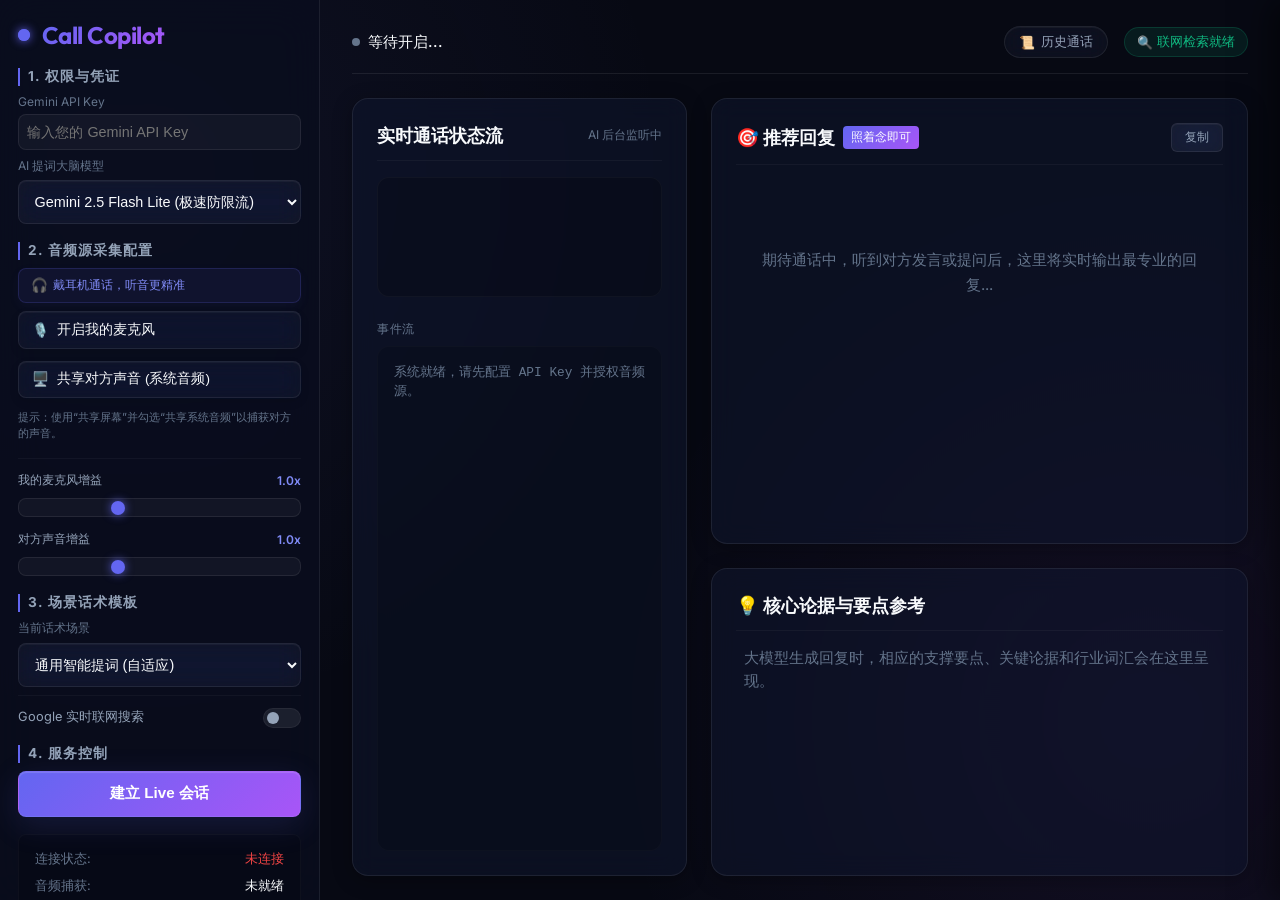
<file: index.html>
<!DOCTYPE html>
<html lang="zh-CN">
<head>
    <meta charset="UTF-8">
    <meta name="viewport" content="width=device-width, initial-scale=1.0">
    <title>Real-time Call Copilot | 实时通话专业回复助手</title>
    <!-- 引入高档字体 Outfit & Inter -->
    <link rel="preconnect" href="https://fonts.googleapis.com">
    <link rel="preconnect" href="https://fonts.gstatic.com" crossorigin>
    <link href="https://fonts.googleapis.com/css2?family=Inter:wght@300;400;500;600&family=Outfit:wght@400;500;600;700&display=swap" rel="stylesheet">
    <link rel="stylesheet" href="index.css?v=2.8">
</head>
<body>
    <div class="app-container">
        <!-- 侧边配置栏 (毛玻璃悬浮) -->
        <aside class="sidebar-panel">
            <div class="brand">
                <div class="pulse-logo"></div>
                <h1>Call Copilot</h1>
            </div>
            
            <div class="setting-group">
                <h3>1. 权限与凭证</h3>
                <div class="input-wrapper">
                    <label for="apiKey">Gemini API Key</label>
                    <input type="password" id="apiKey" placeholder="输入您的 Gemini API Key" autocomplete="off" />
                </div>
                <div class="input-wrapper">
                    <label for="modelSelect">AI 提词大脑模型</label>
                    <select id="modelSelect" class="scenario-select">
                        <option value="gemini-2.5-flash-lite" selected>Gemini 2.5 Flash Lite (极速防限流)</option>
                        <option value="gemini-2.5-flash">Gemini 2.5 Flash (高智能版)</option>
                        <option value="gemini-1.5-flash">Gemini 1.5 Flash (经典稳定版)</option>
                    </select>
                </div>
            </div>

            <div class="setting-group">
                <h3>2. 音频源采集配置</h3>
                <div class="headphone-tip">
                    <span class="icon">🎧</span> 戴耳机通话，听音更精准
                </div>
                <div class="audio-source-selectors">
                    <button id="btnRequestMic" class="source-btn">
                        <span class="icon">🎙️</span> 开启我的麦克风
                    </button>
                    <button id="btnRequestSystem" class="source-btn">
                        <span class="icon">🖥️</span> 共享对方声音 (系统音频)
                    </button>
                    <p class="source-tip">提示：使用“共享屏幕”并勾选“共享系统音频”以捕获对方的声音。</p>
                </div>
                <!-- 新增双路音频增益控制 -->
                <div class="gain-control-group">
                    <div class="input-wrapper">
                        <div class="slider-header">
                            <label for="micGainRange">我的麦克风增益</label>
                            <span id="micGainVal" class="slider-val">1.0x</span>
                        </div>
                        <input type="range" id="micGainRange" min="0" max="3" step="0.1" value="1.0" class="volume-slider">
                    </div>
                    <div class="input-wrapper">
                        <div class="slider-header">
                            <label for="systemGainRange">对方声音增益</label>
                            <span id="systemGainVal" class="slider-val">1.0x</span>
                        </div>
                        <input type="range" id="systemGainRange" min="0" max="3" step="0.1" value="1.0" class="volume-slider">
                    </div>
                </div>
            </div>

            <div class="setting-group">
                <h3>3. 场景话术模板</h3>
                <div class="input-wrapper">
                    <label for="scenarioSelect">当前话术场景</label>
                    <select id="scenarioSelect" class="scenario-select">
                        <option value="general" selected>通用智能提词 (自适应)</option>
                        <option value="sales">销售推广</option>
                        <option value="negotiation">商务谈判</option>
                        <option value="support">客户支持</option>
                        <option value="tech">技术支持</option>
                    </select>
                </div>
                <!-- 新增 Google 实时联网搜索开关 -->
                <div class="input-wrapper search-toggle-container">
                    <span class="toggle-label">Google 实时联网搜索</span>
                    <label class="switch">
                        <input type="checkbox" id="googleSearchToggle">
                        <span class="slider round"></span>
                    </label>
                </div>
            </div>

            <div class="setting-group">
                <h3>4. 服务控制</h3>
                <button id="btnToggleConnection" class="action-btn connect-btn" disabled>
                    建立 Live 会话
                </button>
            </div>

            <div class="status-panel">
                <div class="status-item">
                    <span class="label">连接状态:</span>
                    <span id="connectionStatus" class="value text-red">未连接</span>
                </div>
                <div class="status-item">
                    <span class="label">音频捕获:</span>
                    <span id="audioCaptureStatus" class="value">未就绪</span>
                </div>
                <div class="status-item">
                    <span class="label">平均延迟:</span>
                    <span id="latencyValue" class="value">0ms</span>
                </div>
            </div>
        </aside>

        <!-- 主操作与内容区 -->
        <main class="main-content">
            <!-- 顶部状态横条 -->
            <header class="main-header">
                <div class="copilot-state">
                    <span class="state-dot" id="stateIndicator"></span>
                    <span id="stateText">等待开启...</span>
                </div>
                <div class="header-actions">
                    <button id="btnToggleHistory" class="history-toggle-btn">
                        <span class="icon">📜</span> 历史通话
                    </button>
                    <div class="grounding-badge" id="groundingBadge">
                        <span class="icon">🔍</span> 联网检索就绪
                    </div>
                </div>
            </header>

            <!-- 核心交互区 -->
            <section class="workspace-grid">
                <!-- 左半部：音波与实时状态记录 -->
                <div class="card panel-left">
                    <div class="panel-header">
                        <h2>实时通话状态流</h2>
                        <span class="subtitle">AI 后台监听中</span>
                    </div>
                    <div class="visualizer-container">
                        <canvas id="audioVisualizer"></canvas>
                        <div class="live-pulse" id="micPulse"></div>
                    </div>
                    <!-- 实时语音听写字幕栏 -->
                    <div class="live-caption-bar" id="liveCaptionBar" style="display: none;">
                        <span class="caption-icon">🎤</span>
                        <span class="caption-text" id="liveCaptionText">您正在说：正在捕获声音...</span>
                    </div>
                    <div class="log-stream-container">
                        <div class="log-title">事件流</div>
                        <div class="log-stream" id="logStream">
                            <div class="log-item system">系统就绪，请先配置 API Key 并授权音频源。</div>
                        </div>
                    </div>
                </div>

                <!-- 右半部：金牌提示区 (核心照着念区域) -->
                <div class="panel-right">
                    <!-- 金牌回复 -->
                    <div class="card reply-card">
                        <div class="panel-header">
                            <h2>🎯 推荐回复 <span class="read-badge">照着念即可</span></h2>
                            <button class="btn-copy" id="btnCopyReply" title="复制回复">复制</button>
                        </div>
                        <div class="reply-content-wrapper">
                            <div class="reply-placeholder" id="replyPlaceholder">
                                期待通话中，听到对方发言或提问后，这里将实时输出最专业的回复...
                            </div>
                            <div class="reply-text text-stream" id="replyText"></div>
                        </div>
                    </div>

                    <!-- 支撑要点 -->
                    <div class="card points-card">
                        <div class="panel-header">
                            <h2>💡 核心论据与要点参考</h2>
                        </div>
                        <div class="points-content-wrapper">
                            <ul class="points-list" id="pointsList">
                                <li class="point-placeholder">大模型生成回复时，相应的支撑要点、关键论据和行业词汇会在这里呈现。</li>
                            </ul>
                        </div>
                    </div>
                </div>
            </section>
        </main>

        <!-- 历史记录侧边栏 -->
        <aside class="history-sidebar" id="historySidebar">
            <div class="history-header">
                <h2>📜 通话历史记录</h2>
                <button class="btn-close-history" id="btnCloseHistory">&times;</button>
            </div>
            <div class="history-list" id="historyList">
                <div class="history-empty">暂无历史通话记录</div>
            </div>
        </aside>
    </div>

    <!-- 弹窗通知 -->
    <div id="toast" class="toast"></div>

    <script src="app.js?v=2.8"></script>
</body>
</html>
</file>
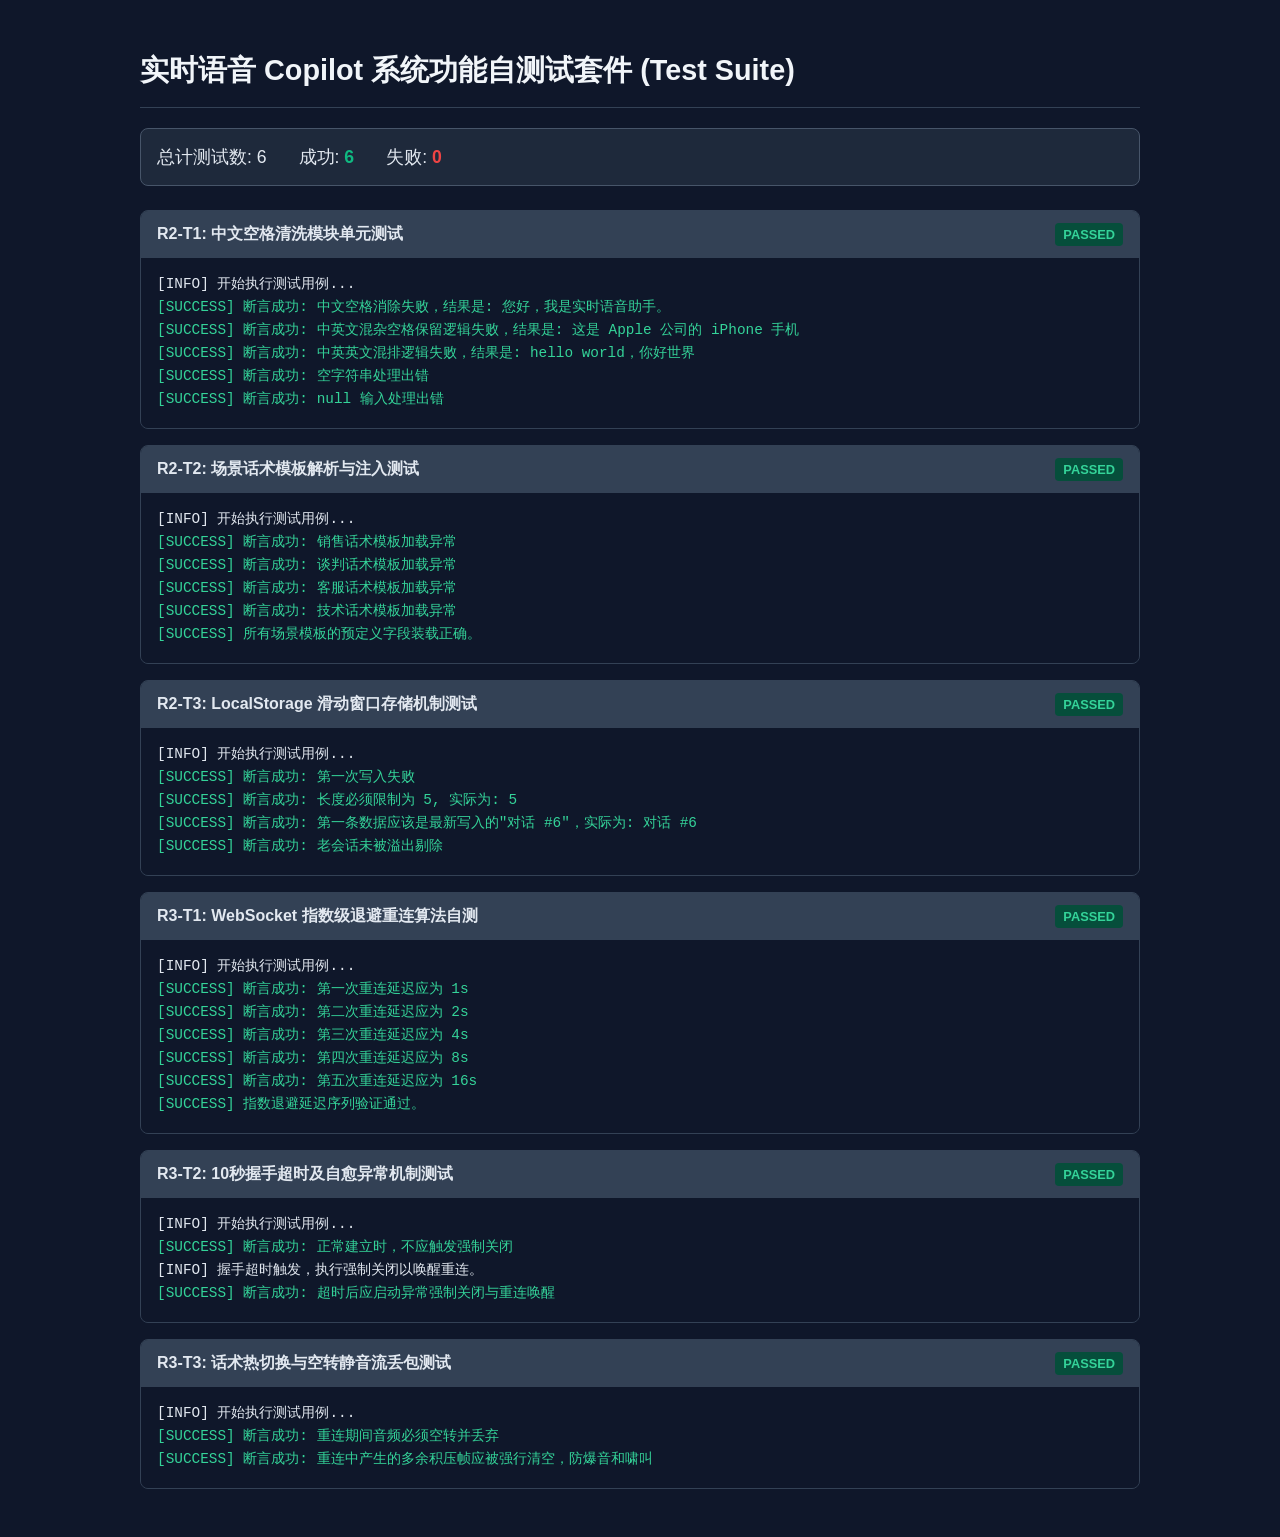
<file: test_suite.html>
<!DOCTYPE html>
<html lang="zh-CN">
<head>
    <meta charset="UTF-8">
    <title>企业级商业语音分析助手 - 自动化测试套件</title>
    <style>
        body {
            font-family: -apple-system, BlinkMacSystemFont, "Segoe UI", Roboto, sans-serif;
            background: #0f172a;
            color: #e2e8f0;
            padding: 2rem;
            max-width: 1000px;
            margin: 0 auto;
        }
        h1 {
            color: #f1f5f9;
            border-bottom: 1px solid #334155;
            padding-bottom: 1rem;
            font-size: 1.8rem;
        }
        .summary {
            background: #1e293b;
            padding: 1rem;
            border-radius: 8px;
            margin-bottom: 1.5rem;
            border: 1px solid #475569;
            display: flex;
            gap: 2rem;
        }
        .summary-item {
            font-size: 1.1rem;
        }
        .pass-count { color: #10b981; font-weight: bold; }
        .fail-count { color: #ef4444; font-weight: bold; }
        .test-case {
            background: #1e293b;
            border: 1px solid #334155;
            border-radius: 8px;
            margin-bottom: 1rem;
            overflow: hidden;
        }
        .test-header {
            padding: 0.75rem 1rem;
            background: #334155;
            font-weight: 600;
            display: flex;
            justify-content: space-between;
            align-items: center;
        }
        .test-body {
            padding: 1rem;
            font-family: monospace;
            white-space: pre-wrap;
            font-size: 0.9rem;
            background: #0f172a;
        }
        .status-badge {
            padding: 0.25rem 0.5rem;
            border-radius: 4px;
            font-size: 0.8rem;
            font-weight: bold;
        }
        .badge-pass { background: #064e3b; color: #34d399; }
        .badge-fail { background: #7f1d1d; color: #f87171; }
        .log-item {
            margin-bottom: 0.25rem;
        }
        .log-error { color: #f87171; }
        .log-success { color: #34d399; }
    </style>
</head>
<body>
    <h1>实时语音 Copilot 系统功能自测试套件 (Test Suite)</h1>
    <div class="summary">
        <div class="summary-item">总计测试数: <span id="totalTests">0</span></div>
        <div class="summary-item">成功: <span id="passTests" class="pass-count">0</span></div>
        <div class="summary-item">失败: <span id="failTests" class="fail-count">0</span></div>
    </div>
    
    <div id="testContainer"></div>

    <script src="app.js"></script>
    <script>
        // 定义全局测试统计数据
        let total = 0;
        let passed = 0;
        let failed = 0;

        /**
         * 向测试控制台记录日志信息
         * @param {HTMLElement} bodyEl - 测试案例的输出容器元素
         * @param {string} msg - 日志信息内容
         * @param {string} [type='info'] - 日志类型: 'success' | 'error' | 'info'
         */
        function logToCase(bodyEl, msg, type = 'info') {
            const div = document.createElement('div');
            div.className = `log-item log-${type}`;
            div.textContent = `[${type.toUpperCase()}] ${msg}`;
            bodyEl.appendChild(div);
        }

        /**
         * 断言辅助函数
         * @param {HTMLElement} bodyEl - 测试案例的输出容器元素
         * @param {boolean} condition - 期望的断言条件是否为真
         * @param {string} message - 断言不成立时的错误说明
         */
        function assert(bodyEl, condition, message) {
            if (!condition) {
                logToCase(bodyEl, `断言失败: ${message}`, 'error');
                throw new Error(message);
            } else {
                logToCase(bodyEl, `断言成功: ${message}`, 'success');
            }
        }

        /**
         * 运行单个测试项
         * @param {string} name - 测试用例名称
         * @param {function} testFn - 测试逻辑函数，接收一个测试日志的 Body 元素作为参数
         */
        async function runTest(name, testFn) {
            total++;
            document.getElementById('totalTests').textContent = total;

            const container = document.getElementById('testContainer');
            
            const caseDiv = document.createElement('div');
            caseDiv.className = 'test-case';
            
            const header = document.createElement('div');
            header.className = 'test-header';
            header.innerHTML = `<span>${name}</span>`;
            
            const body = document.createElement('div');
            body.className = 'test-body';
            
            caseDiv.appendChild(header);
            caseDiv.appendChild(body);
            container.appendChild(caseDiv);

            try {
                logToCase(body, '开始执行测试用例...', 'info');
                await testFn(body);
                passed++;
                document.getElementById('passTests').textContent = passed;
                
                const badge = document.createElement('span');
                badge.className = 'status-badge badge-pass';
                badge.textContent = 'PASSED';
                header.appendChild(badge);
            } catch (err) {
                failed++;
                document.getElementById('failTests').textContent = failed;
                
                const badge = document.createElement('span');
                badge.className = 'status-badge badge-fail';
                badge.textContent = 'FAILED';
                header.appendChild(badge);
                
                logToCase(body, `测试未通过，异常信息: ${err.message}`, 'error');
            }
        }

        // ==========================================================================
        // 自动化测试用例定义
        // ==========================================================================

        window.addEventListener('DOMContentLoaded', async () => {
            
            // 1. 中文去空格函数自测 (R2 核心排版)
            await runTest('R2-T1: 中文空格清洗模块单元测试', async (body) => {
                // 测试正常中文间空格消除
                const t1 = cleanChineseSpaces('您 好 ， 我 是 实 时 语 音 助 手 。');
                assert(body, t1 === '您好，我是实时语音助手。', `中文空格消除失败，结果是: ${t1}`);

                // 测试英文单词空格保留
                const t2 = cleanChineseSpaces('这是 Apple 公司 的 iPhone 手机');
                assert(body, t2 === '这是 Apple 公司的 iPhone 手机', `中英文混杂空格保留逻辑失败，结果是: ${t2}`);

                // 测试中英文边界与英文单词间空格
                const t3 = cleanChineseSpaces('hello world， 你好 世界');
                assert(body, t3 === 'hello world，你好世界', `中英英文混排逻辑失败，结果是: ${t3}`);

                // 测试空输入与特殊字符
                assert(body, cleanChineseSpaces('') === '', '空字符串处理出错');
                assert(body, cleanChineseSpaces(null) === '', 'null 输入处理出错');
            });

            // 2. 话术选择与配置解析模板自测
            await runTest('R2-T2: 场景话术模板解析与注入测试', async (body) => {
                const SCENARIO_INSTRUCTIONS = {
                    sales: 'This is a SALES scenario.',
                    negotiation: 'This is a BUSINESS NEGOTIATION scenario.',
                    support: 'This is a CUSTOMER SUPPORT scenario.',
                    tech: 'This is a TECHNICAL SUPPORT scenario.'
                };

                assert(body, SCENARIO_INSTRUCTIONS.sales.includes('SALES'), '销售话术模板加载异常');
                assert(body, SCENARIO_INSTRUCTIONS.negotiation.includes('NEGOTIATION'), '谈判话术模板加载异常');
                assert(body, SCENARIO_INSTRUCTIONS.support.includes('SUPPORT'), '客服话术模板加载异常');
                assert(body, SCENARIO_INSTRUCTIONS.tech.includes('TECHNICAL'), '技术话术模板加载异常');
                logToCase(body, '所有场景模板的预定义字段装载正确。', 'success');
            });

            // 3. LocalStorage 历史会话滑动窗口自测
            await runTest('R2-T3: LocalStorage 滑动窗口存储机制测试', async (body) => {
                // Mock 一个独立的存储区域，避免污染真实的用户数据
                const testStorage = {
                    getItem(key) {
                        return localStorage.getItem('test_copilot_history');
                    },
                    setItem(key, val) {
                        localStorage.setItem('test_copilot_history', val);
                    },
                    removeItem(key) {
                        localStorage.removeItem('test_copilot_history');
                    }
                };
                testStorage.removeItem('test_copilot_history');

                // 写入第 1 次，直接调用全局的 saveSessionToHistory
                saveSessionToHistory([{ role: '我方发言', text: '你好' }], testStorage);
                let history = JSON.parse(testStorage.getItem('test_copilot_history'));
                assert(body, history.length === 1, '第一次写入失败');

                // 连续写入 5 次新会话 (共 6 次)
                for (let i = 2; i <= 6; i++) {
                    saveSessionToHistory([{ role: '我方发言', text: `对话 #${i}` }], testStorage);
                }

                history = JSON.parse(testStorage.getItem('test_copilot_history'));
                // 断言最大长度被限制在 5
                assert(body, history.length === 5, `长度必须限制为 5, 实际为: ${history.length}`);
                
                // 断言最老的第一条 (你好) 已经被滑出窗口剔除，最新的一条 (对话 #6) 在最前面
                assert(body, history[0].logs[0].text === '对话 #6', `第一条数据应该是最新写入的"对话 #6"，实际为: ${history[0].logs[0].text}`);
                assert(body, !history.some(h => h.logs[0].text === '你好'), '老会话未被溢出剔除');

                // 清理垃圾数据
                testStorage.removeItem('test_copilot_history');
            });

            // 4. 指数退避重连自愈算法测试 (R3 异常重连)
            await runTest('R3-T1: WebSocket 指数级退避重连算法自测', async (body) => {
                // 直接测试全局的 calculateBackoffDelay 逻辑
                assert(body, calculateBackoffDelay(1) === 1000, '第一次重连延迟应为 1s');
                assert(body, calculateBackoffDelay(2) === 2000, '第二次重连延迟应为 2s');
                assert(body, calculateBackoffDelay(3) === 4000, '第三次重连延迟应为 4s');
                assert(body, calculateBackoffDelay(4) === 8000, '第四次重连延迟应为 8s');
                assert(body, calculateBackoffDelay(5) === 16000, '第五次重连延迟应为 16s');
                
                logToCase(body, '指数退避延迟序列验证通过。', 'success');
            });

            // 5. 10 秒握手超时器自测
            await runTest('R3-T2: 10秒握手超时及自愈异常机制测试', async (body) => {
                let isConnected = false;
                let isClosed = false;
                let isReconnectTriggered = false;

                const startHandshakeTimeout = (timeoutMs = 100) => { // 缩短 Mock 定时时间方便测试
                    return setTimeout(() => {
                        if (!isConnected) {
                            logToCase(body, '握手超时触发，执行强制关闭以唤醒重连。', 'info');
                            isClosed = true;
                            isReconnectTriggered = true;
                        }
                    }, timeoutMs);
                };

                // 测试正常握手完成，超时器应当失效或被清理
                let timer = startHandshakeTimeout(100);
                isConnected = true; // 握手秒级完成
                clearTimeout(timer); // 相当于 clearHandshakeTimeout()
                
                await new Promise(resolve => setTimeout(resolve, 150));
                assert(body, isClosed === false, '正常建立时，不应触发强制关闭');

                // 测试未在规定时间完成握手，应触发自愈重连
                isConnected = false;
                isClosed = false;
                startHandshakeTimeout(50); // 握手超时定时器起效
                
                await new Promise(resolve => setTimeout(resolve, 100));
                assert(body, isClosed === true && isReconnectTriggered === true, '超时后应启动异常强制关闭与重连唤醒');
            });

            // 6. 热切换秒级连接恢复与音频空转自测
            await runTest('R3-T3: 话术热切换与空转静音流丢包测试', async (body) => {
                let pendingAudioQueue = [{ data: '帧1' }, { data: '帧2' }];
                let isReconnecting = true;
                let isConnected = false;
                let ws = null;

                // onaudioprocess 模拟体
                const onAudioProcessMock = (inputData) => {
                    // 如果处于自动重连中，则物理音频正常捕获，但直接丢弃数据帧并清除队列
                    if (!isConnected || !ws) {
                        if (isReconnecting) {
                            pendingAudioQueue = [];
                            return 'dropped_and_cleared';
                        }
                        return 'dropped';
                    }
                    return 'sent';
                };

                const result = onAudioProcessMock([0.1, 0.2]);
                assert(body, result === 'dropped_and_cleared', '重连期间音频必须空转并丢弃');
                assert(body, pendingAudioQueue.length === 0, '重连中产生的多余积压帧应被强行清空，防爆音和啸叫');
            });
        });
    </script>
</body>
</html>
</file>
<file: index.css>
/* ==========================================================================
   Real-time Call Copilot - 精致视觉设计系统
   设计语言：暗黑科技、毛玻璃微光、舒适行距排版、流光呼吸动画
   ========================================================================== */

:root {
    --bg-main: #070913;
    --bg-card: rgba(16, 22, 46, 0.55);
    --bg-sidebar: rgba(10, 14, 30, 0.85);
    --border-light: rgba(255, 255, 255, 0.08);
    --border-focus: rgba(99, 102, 241, 0.5);
    
    /* 渐变色 */
    --gradient-accent: linear-gradient(135deg, #6366f1 0%, #a855f7 100%);
    --gradient-glow: linear-gradient(135deg, rgba(99, 102, 241, 0.15) 0%, rgba(168, 85, 247, 0.15) 100%);
    
    /* 文字颜色 */
    --text-primary: #f8fafc;
    --text-secondary: #94a3b8;
    --text-muted: #64748b;
    --text-success: #10b981;
    --text-accent: #818cf8;
    
    /* 阴影 */
    --glow-shadow: 0 8px 32px 0 rgba(99, 102, 241, 0.15);
    --card-shadow: 0 4px 20px 0 rgba(0, 0, 0, 0.3);
}

/* 基础重置 */
* {
    margin: 0;
    padding: 0;
    box-sizing: border-box;
}

body {
    background-color: var(--bg-main);
    color: var(--text-primary);
    font-family: 'Inter', -apple-system, BlinkMacSystemFont, "Segoe UI", Roboto, sans-serif;
    height: 100vh;
    overflow: hidden;
    background-image: 
        radial-gradient(circle at 10% 20%, rgba(99, 102, 241, 0.08) 0%, transparent 40%),
        radial-gradient(circle at 90% 80%, rgba(168, 85, 247, 0.08) 0%, transparent 40%);
}

/* 主容器布局 */
.app-container {
    display: flex;
    width: 100vw;
    height: 100vh;
    position: relative;
}

/* 侧边配置栏 */
.sidebar-panel {
    width: 320px;
    height: 100%;
    max-height: 100vh;
    background: var(--bg-sidebar);
    backdrop-filter: blur(20px);
    -webkit-backdrop-filter: blur(20px);
    border-right: 1px solid var(--border-light);
    padding: 1.25rem 1.1rem;
    display: flex;
    flex-direction: column;
    gap: 1.1rem;
    z-index: 10;
    flex-shrink: 0;
    overflow-y: auto;
    box-sizing: border-box;
}

/* 侧边栏专属扁平玻璃质感微型滚动条 */
.sidebar-panel::-webkit-scrollbar {
    width: 6px;
}
.sidebar-panel::-webkit-scrollbar-track {
    background: transparent;
}
.sidebar-panel::-webkit-scrollbar-thumb {
    background: rgba(255, 255, 255, 0.15);
    border-radius: 3px;
}
.sidebar-panel::-webkit-scrollbar-thumb:hover {
    background: rgba(255, 255, 255, 0.3);
}

.brand {
    display: flex;
    align-items: center;
    gap: 0.75rem;
}

.brand h1 {
    font-family: 'Outfit', sans-serif;
    font-size: 1.5rem;
    font-weight: 700;
    background: var(--gradient-accent);
    -webkit-background-clip: text;
    -webkit-text-fill-color: transparent;
    letter-spacing: -0.5px;
}

.pulse-logo {
    width: 12px;
    height: 12px;
    background: #6366f1;
    border-radius: 50%;
    position: relative;
    box-shadow: 0 0 10px #6366f1;
}

.pulse-logo::after {
    content: '';
    position: absolute;
    width: 100%;
    height: 100%;
    background: inherit;
    border-radius: inherit;
    animation: logo-pulse 2s infinite ease-out;
}

/* 配置组 */
.setting-group {
    display: flex;
    flex-direction: column;
    gap: 0.5rem;
}

.setting-group h3 {
    font-size: 0.85rem;
    text-transform: uppercase;
    letter-spacing: 1px;
    color: var(--text-secondary);
    border-left: 2px solid #6366f1;
    padding-left: 0.5rem;
}

.input-wrapper {
    display: flex;
    flex-direction: column;
    gap: 0.35rem;
}

.input-wrapper label {
    font-size: 0.75rem;
    color: var(--text-muted);
}

.input-wrapper input {
    background: rgba(255, 255, 255, 0.04);
    border: 1px solid var(--border-light);
    border-radius: 8px;
    padding: 0.55rem;
    color: var(--text-primary);
    font-size: 0.9rem;
    transition: all 0.3s ease;
}

.input-wrapper input:focus {
    outline: none;
    border-color: var(--border-focus);
    background: rgba(255, 255, 255, 0.08);
    box-shadow: 0 0 8px rgba(99, 102, 241, 0.2);
}

.audio-source-selectors {
    display: flex;
    flex-direction: column;
    gap: 0.75rem;
}

.source-btn {
    background: rgba(255, 255, 255, 0.03);
    border: 1px solid rgba(255, 255, 255, 0.08);
    color: var(--text-primary);
    padding: 0.55rem 0.85rem;
    border-radius: 8px;
    font-size: 0.85rem;
    font-weight: 500;
    cursor: pointer;
    display: flex;
    align-items: center;
    gap: 0.5rem;
    backdrop-filter: blur(12px) saturate(180%);
    -webkit-backdrop-filter: blur(12px) saturate(180%);
    box-shadow: inset 0 1px 1px rgba(255, 255, 255, 0.05), 0 4px 10px rgba(0, 0, 0, 0.1);
    position: relative;
    overflow: hidden;
    transition: transform 0.25s cubic-bezier(0.4, 0, 0.2, 1), box-shadow 0.25s ease, background-color 0.25s ease, border-color 0.25s ease;
}

.source-btn:hover {
    background: rgba(255, 255, 255, 0.08);
    border-color: rgba(255, 255, 255, 0.2);
    transform: translateY(-2px) scale(1.02);
    box-shadow: inset 0 1px 1px rgba(255, 255, 255, 0.1), 0 0 12px rgba(99, 102, 241, 0.3);
}

.source-btn.active {
    background: var(--gradient-glow);
    border-color: #6366f1;
    box-shadow: inset 0 1px 1px rgba(255, 255, 255, 0.15), var(--glow-shadow);
}

.source-tip {
    font-size: 0.7rem;
    color: var(--text-muted);
    line-height: 1.4;
}

/* 按钮样式 */
.action-btn {
    width: 100%;
    padding: 0.7rem;
    border-radius: 8px;
    font-weight: 600;
    font-size: 0.95rem;
    cursor: pointer;
    border: 1px solid rgba(255, 255, 255, 0.08);
    backdrop-filter: blur(12px) saturate(180%);
    -webkit-backdrop-filter: blur(12px) saturate(180%);
    box-shadow: inset 0 1px 1px rgba(255, 255, 255, 0.05), 0 4px 20px rgba(0, 0, 0, 0.2);
    position: relative;
    overflow: hidden;
    transition: transform 0.25s cubic-bezier(0.4, 0, 0.2, 1), box-shadow 0.25s ease, background-color 0.25s ease, border-color 0.25s ease;
}

.connect-btn {
    background: var(--gradient-accent);
    color: white;
    box-shadow: inset 0 1px 1px rgba(255, 255, 255, 0.15), var(--glow-shadow);
}

.connect-btn::before {
    content: '';
    position: absolute;
    top: 0;
    left: -150%;
    width: 60%;
    height: 100%;
    background: linear-gradient(
        90deg,
        rgba(255, 255, 255, 0) 0%,
        rgba(255, 255, 255, 0.35) 50%,
        rgba(255, 255, 255, 0) 100%
    );
    transform: skewX(-20deg);
    pointer-events: none;
}

.connect-btn:hover:not(:disabled)::before {
    animation: shimmer-flow 1.5s infinite;
}

.connect-btn:hover:not(:disabled) {
    transform: translateY(-2px) scale(1.02);
    box-shadow: inset 0 1px 1px rgba(255, 255, 255, 0.2), 
                0 0 15px rgba(99, 102, 241, 0.5), 
                0 0 25px rgba(236, 72, 153, 0.3);
}

.connect-btn:disabled {
    background: rgba(255, 255, 255, 0.05);
    color: var(--text-muted);
    cursor: not-allowed;
    box-shadow: none;
    transform: none;
}

.disconnect-btn {
    background: #ef4444;
    color: white;
    box-shadow: inset 0 1px 1px rgba(255, 255, 255, 0.15), 0 4px 12px rgba(239, 68, 68, 0.2);
}

.disconnect-btn:hover {
    background: #dc2626;
    transform: translateY(-2px) scale(1.02);
    box-shadow: inset 0 1px 1px rgba(255, 255, 255, 0.2), 0 0 15px rgba(239, 68, 68, 0.5);
}

/* 状态面板 */
.status-panel {
    margin-top: auto;
    background: rgba(0, 0, 0, 0.2);
    border-radius: 8px;
    padding: 1rem;
    display: flex;
    flex-direction: column;
    gap: 0.6rem;
    border: 1px solid rgba(255, 255, 255, 0.03);
}

.status-item {
    display: flex;
    justify-content: space-between;
    font-size: 0.8rem;
}

.status-item .label {
    color: var(--text-muted);
}

.status-item .value {
    font-weight: 500;
}

.text-red { color: #ef4444; }
.text-green { color: var(--text-success); }
.text-yellow { color: #f59e0b; }

/* 主工作区 */
.main-content {
    flex-grow: 1;
    height: 100%;
    padding: 1.5rem 2rem;
    display: flex;
    flex-direction: column;
    gap: 1.5rem;
    overflow-y: auto;
}

/* 顶部状态横条 */
.main-header {
    height: 50px;
    display: flex;
    justify-content: space-between;
    align-items: center;
    border-bottom: 1px solid var(--border-light);
    padding-bottom: 0.75rem;
}

.copilot-state {
    display: flex;
    align-items: center;
    gap: 0.5rem;
    font-size: 0.95rem;
    font-weight: 500;
}

.state-dot {
    width: 8px;
    height: 8px;
    background: #64748b;
    border-radius: 50%;
}

.state-dot.listening {
    background: #3b82f6;
    box-shadow: 0 0 8px #3b82f6;
    animation: indicator-pulse 1.5s infinite;
}

.state-dot.thinking {
    background: #a855f7;
    box-shadow: 0 0 8px #a855f7;
    animation: indicator-pulse 1.5s infinite;
}

.state-dot.speaking {
    background: var(--text-success);
    box-shadow: 0 0 8px var(--text-success);
    animation: indicator-pulse 1.5s infinite;
}

.state-dot.reconnecting {
    background: #f59e0b;
    box-shadow: 0 0 8px #f59e0b;
    animation: indicator-pulse-yellow 1.5s infinite;
}

@keyframes indicator-pulse-yellow {
    0%, 100% {
        opacity: 0.6;
        box-shadow: 0 0 4px #f59e0b;
    }
    50% {
        opacity: 1;
        box-shadow: 0 0 12px #f59e0b;
    }
}

.grounding-badge {
    background: rgba(16, 185, 129, 0.1);
    border: 1px solid rgba(16, 185, 129, 0.2);
    color: var(--text-success);
    padding: 0.35rem 0.75rem;
    border-radius: 20px;
    font-size: 0.8rem;
    font-weight: 500;
    display: flex;
    align-items: center;
    gap: 0.25rem;
}

.grounding-badge.active {
    background: rgba(16, 185, 129, 0.25);
    box-shadow: 0 0 10px rgba(16, 185, 129, 0.15);
    animation: search-glow 2s infinite ease-in-out;
}

/* 核心布局栅格 */
.workspace-grid {
    display: grid;
    grid-template-columns: 1fr 1.6fr; /* 调大右侧面板的宽度占比，从 1.3fr 提至 1.6fr */
    gap: 1.5rem;
    flex-grow: 1;
    height: calc(100% - 65px);
}

/* 通用卡片容器 */
.card {
    background: var(--bg-card);
    border: 1px solid var(--border-light);
    border-radius: 16px;
    padding: 1.5rem;
    box-shadow: var(--card-shadow);
    backdrop-filter: blur(12px);
    -webkit-backdrop-filter: blur(12px);
    display: flex;
    flex-direction: column;
    overflow: hidden;
}

.panel-header {
    display: flex;
    justify-content: space-between;
    align-items: center;
    margin-bottom: 1rem;
    border-bottom: 1px solid rgba(255, 255, 255, 0.04);
    padding-bottom: 0.75rem;
    flex-shrink: 0;
}

.panel-header h2 {
    font-family: 'Outfit', sans-serif;
    font-size: 1.15rem;
    font-weight: 600;
    display: flex;
    align-items: center;
    gap: 0.5rem;
}

.panel-header .subtitle {
    font-size: 0.75rem;
    color: var(--text-muted);
}

/* 左侧面板：音波与日志 */
.panel-left {
    height: 100%;
}

.visualizer-container {
    height: 120px;
    background: rgba(0, 0, 0, 0.2);
    border-radius: 12px;
    position: relative;
    overflow: hidden;
    border: 1px solid rgba(255, 255, 255, 0.03);
    margin-bottom: 1.5rem;
    flex-shrink: 0;
}

#audioVisualizer {
    width: 100%;
    height: 100%;
    will-change: filter;
    transition: filter 0.1s ease;
}

.log-stream-container {
    flex-grow: 1;
    display: flex;
    flex-direction: column;
    overflow: hidden;
}

.log-title {
    font-size: 0.75rem;
    text-transform: uppercase;
    letter-spacing: 0.5px;
    color: var(--text-muted);
    margin-bottom: 0.5rem;
}

.log-stream {
    flex-grow: 1;
    background: rgba(0, 0, 0, 0.15);
    border-radius: 12px;
    padding: 1rem;
    overflow-y: auto;
    font-family: 'Monaco', 'Courier New', Courier, monospace;
    font-size: 0.8rem;
    line-height: 1.5;
    display: flex;
    flex-direction: column;
    gap: 0.5rem;
    border: 1px solid rgba(255, 255, 255, 0.02);
}

.log-stream::-webkit-scrollbar {
    width: 4px;
}
.log-stream::-webkit-scrollbar-thumb {
    background: rgba(255, 255, 255, 0.1);
    border-radius: 2px;
}

.log-item {
    word-break: break-all;
}

.log-item.system { color: var(--text-muted); }
.log-item.mic { color: var(--text-accent); }
.log-item.system-audio { color: #f59e0b; }
.log-item.api-in { color: #e879f9; }
.log-item.api-out { color: var(--text-success); }
.log-item.error { color: #f87171; }

/* 右侧面板：金牌提示区 */
.panel-right {
    display: flex;
    flex-direction: column;
    gap: 1.5rem;
    height: 100%;
}

.reply-card {
    flex-grow: 2.5; /* 增大推荐回复卡片的垂直高度占比，从 1.8 提至 2.5 */
    container-type: size;
    container-name: replyContainer;
}

.points-card {
    flex-grow: 1;
}

/* 照着念推荐回复区 - 核心排版 */
.read-badge {
    font-size: 0.75rem;
    background: var(--gradient-accent);
    color: white;
    padding: 0.2rem 0.5rem;
    border-radius: 4px;
    font-weight: 500;
}

.btn-copy {
    background: rgba(255, 255, 255, 0.05);
    border: 1px solid rgba(255, 255, 255, 0.08);
    color: var(--text-secondary);
    padding: 0.3rem 0.8rem;
    font-size: 0.75rem;
    border-radius: 6px;
    cursor: pointer;
    backdrop-filter: blur(12px) saturate(180%);
    -webkit-backdrop-filter: blur(12px) saturate(180%);
    box-shadow: inset 0 1px 1px rgba(255, 255, 255, 0.05);
    position: relative;
    overflow: hidden;
    transition: transform 0.25s cubic-bezier(0.4, 0, 0.2, 1), box-shadow 0.25s ease, background-color 0.25s ease, color 0.25s ease;
}

.btn-copy:hover {
    background: rgba(255, 255, 255, 0.12);
    color: var(--text-primary);
    transform: translateY(-2px) scale(1.02);
    box-shadow: inset 0 1px 1px rgba(255, 255, 255, 0.1), 0 0 10px rgba(99, 102, 241, 0.3);
}

.reply-content-wrapper {
    flex-grow: 1;
    position: relative;
    overflow-y: auto;
}

.reply-placeholder {
    position: absolute;
    top: 20%;
    left: 5%;
    right: 5%;
    text-align: center;
    color: var(--text-muted);
    font-size: 0.95rem;
    line-height: 1.6;
}

/* 照着念回复文本：自适应大字号，宽敞行高与高清字重 */
.reply-text {
    font-family: 'Inter', -apple-system, BlinkMacSystemFont, sans-serif;
    font-size: clamp(1.45rem, 6.5cqh, 2.6rem); /* 显著提大字号：下限从 1.1rem 提至 1.45rem，容器比例从 5% 提至 6.5% */
    font-weight: 600; /* 加粗为 600 以获得更好的辨识度 */
    line-height: 1.7; /* 增加行高，提升视线扫读体验 */
    color: #ffffff;
    word-wrap: break-word;
    padding-bottom: 2rem;
    white-space: pre-wrap;
    text-shadow: 0 2px 4px rgba(0, 0, 0, 0.3); /* 注入微弱的深色文字投影，增强暗色背景对比度 */
}

/* 文本流式输入动画效果 */
.text-stream {
    animation: text-fade-in 0.15s ease-out forwards;
}

/* 支撑要点区 */
.points-content-wrapper {
    flex-grow: 1;
    overflow-y: auto;
}

.points-list {
    list-style: none;
    display: flex;
    flex-direction: column;
    gap: 0.8rem;
    font-size: 0.95rem;
}

.points-list li {
    background: rgba(255, 255, 255, 0.02);
    border: 1px solid rgba(255, 255, 255, 0.03);
    padding: 0.75rem 1rem;
    border-radius: 10px;
    line-height: 1.5;
    color: var(--text-secondary);
    display: flex;
    align-items: flex-start;
    gap: 0.5rem;
}

.points-list li::before {
    content: "⚡";
    color: #6366f1;
    flex-shrink: 0;
}

.points-list li.point-placeholder {
    color: var(--text-muted);
    border: none;
    background: none;
    padding: 0;
}

.points-list li.point-placeholder::before {
    content: "";
}

/* Toast 提示 */
.toast {
    position: fixed;
    bottom: 24px;
    right: 24px;
    background: rgba(15, 23, 42, 0.9);
    border: 1px solid #6366f1;
    box-shadow: 0 10px 25px -5px rgba(0, 0, 0, 0.5), 0 8px 10px -6px rgba(0, 0, 0, 0.5);
    color: white;
    padding: 0.75rem 1.5rem;
    border-radius: 8px;
    font-size: 0.9rem;
    transform: translateY(100px);
    opacity: 0;
    transition: all 0.3s cubic-bezier(0.175, 0.885, 0.32, 1.275);
    z-index: 100;
}

.toast.show {
    transform: translateY(0);
    opacity: 1;
}

/* ==========================================================================
   CSS 动画定义
   ========================================================================== */

@keyframes logo-pulse {
    0% {
        transform: scale(0.95);
        opacity: 0.5;
        box-shadow: 0 0 0 0 rgba(99, 102, 241, 0.7);
    }
    70% {
        transform: scale(1);
        opacity: 1;
        box-shadow: 0 0 0 10px rgba(99, 102, 241, 0);
    }
    100% {
        transform: scale(0.95);
        opacity: 0.5;
        box-shadow: 0 0 0 0 rgba(99, 102, 241, 0);
    }
}

@keyframes indicator-pulse {
    0%, 100% { opacity: 0.6; }
    50% { opacity: 1; }
}

@keyframes text-fade-in {
    from {
        opacity: 0;
        transform: translateY(2px);
    }
    to {
        opacity: 1;
        transform: translateY(0);
    }
}

@keyframes search-glow {
    0%, 100% {
        border-color: rgba(16, 185, 129, 0.2);
        box-shadow: 0 0 5px rgba(16, 185, 129, 0.1);
    }
    50% {
        border-color: rgba(16, 185, 129, 0.6);
        box-shadow: 0 0 15px rgba(16, 185, 129, 0.3);
    }
}

@keyframes shimmer-flow {
    0% {
        left: -150%;
    }
    100% {
        left: 150%;
    }
}

/* 实时语音听写字幕栏 (微光蓝色毛玻璃，气泡感) */
.live-caption-bar {
    margin-bottom: 1.5rem;
    padding: 0.85rem 1.2rem;
    background: rgba(99, 102, 241, 0.08);
    border: 1px dashed rgba(99, 102, 241, 0.25);
    border-radius: 12px;
    display: flex;
    align-items: center;
    gap: 0.75rem;
    font-size: 0.95rem;
    color: var(--text-accent);
    backdrop-filter: blur(10px);
    -webkit-backdrop-filter: blur(10px);
    animation: text-fade-in 0.3s ease-out;
}

.caption-icon {
    font-size: 1.1rem;
    animation: indicator-pulse 1.2s infinite;
}

.caption-text {
    font-weight: 500;
    line-height: 1.4;
    word-break: break-all;
}

.log-item.user-in {
    color: #60a5fa; /* 我方最终发言展示为科技蓝色 */
}

/* 话术场景选择下拉框样式 */
.scenario-select {
    background: rgba(255, 255, 255, 0.04);
    border: 1px solid rgba(255, 255, 255, 0.08);
    border-radius: 8px;
    padding: 0.75rem;
    color: var(--text-primary);
    font-size: 0.9rem;
    transition: all 0.3s ease;
    width: 100%;
    cursor: pointer;
    backdrop-filter: blur(12px) saturate(180%);
    -webkit-backdrop-filter: blur(12px) saturate(180%);
    box-shadow: inset 0 1px 1px rgba(255, 255, 255, 0.05);
}
.scenario-select:focus {
    outline: none;
    border-color: var(--border-focus);
    background: rgba(255, 255, 255, 0.08);
    box-shadow: 0 0 8px rgba(99, 102, 241, 0.2);
}
.scenario-select option {
    background: #0f172a;
    color: var(--text-primary);
}

/* 历史记录切换按钮 */
.header-actions {
    display: flex;
    align-items: center;
    gap: 1rem;
}

.history-toggle-btn {
    background: rgba(255, 255, 255, 0.03);
    border: 1px solid rgba(255, 255, 255, 0.08);
    color: var(--text-secondary);
    padding: 0.4rem 0.9rem;
    font-size: 0.8rem;
    font-weight: 500;
    border-radius: 20px;
    cursor: pointer;
    display: flex;
    align-items: center;
    gap: 0.35rem;
    backdrop-filter: blur(12px) saturate(180%);
    -webkit-backdrop-filter: blur(12px) saturate(180%);
    box-shadow: inset 0 1px 1px rgba(255, 255, 255, 0.05);
    transition: all 0.25s cubic-bezier(0.4, 0, 0.2, 1);
}

.history-toggle-btn:hover {
    background: rgba(255, 255, 255, 0.08);
    color: var(--text-primary);
    transform: translateY(-1px);
    box-shadow: 0 0 10px rgba(99, 102, 241, 0.2);
}

/* 历史记录侧边栏样式 */
.history-sidebar {
    position: absolute;
    right: 0;
    top: 0;
    width: 380px;
    height: 100%;
    background: rgba(10, 14, 30, 0.92);
    backdrop-filter: blur(25px) saturate(190%);
    -webkit-backdrop-filter: blur(25px) saturate(190%);
    border-left: 1px solid rgba(255, 255, 255, 0.08);
    z-index: 1000;
    transform: translateX(100%);
    transition: transform 0.35s cubic-bezier(0.16, 1, 0.3, 1);
    display: flex;
    flex-direction: column;
    padding: 2rem 1.5rem;
    box-shadow: -10px 0 30px rgba(0, 0, 0, 0.5);
}

.history-sidebar.open {
    transform: translateX(0);
}

.history-header {
    display: flex;
    justify-content: space-between;
    align-items: center;
    margin-bottom: 1.5rem;
    border-bottom: 1px solid rgba(255, 255, 255, 0.06);
    padding-bottom: 1rem;
}

.history-header h2 {
    font-family: 'Outfit', sans-serif;
    font-size: 1.2rem;
    font-weight: 600;
}

.btn-close-history {
    background: none;
    border: none;
    color: var(--text-secondary);
    font-size: 1.5rem;
    cursor: pointer;
    transition: color 0.2s ease;
}

.btn-close-history:hover {
    color: var(--text-primary);
}

.history-list {
    flex-grow: 1;
    overflow-y: auto;
    display: flex;
    flex-direction: column;
    gap: 1.2rem;
    padding-right: 0.25rem;
}

.history-list::-webkit-scrollbar {
    width: 4px;
}
.history-list::-webkit-scrollbar-thumb {
    background: rgba(255, 255, 255, 0.1);
    border-radius: 2px;
}

.history-empty {
    text-align: center;
    color: var(--text-muted);
    font-size: 0.9rem;
    margin-top: 4rem;
}

.history-session-card {
    background: rgba(255, 255, 255, 0.02);
    border: 1px solid rgba(255, 255, 255, 0.04);
    border-radius: 12px;
    padding: 1rem;
    display: flex;
    flex-direction: column;
    gap: 0.75rem;
    transition: background 0.2s ease;
}

.history-session-card:hover {
    background: rgba(255, 255, 255, 0.04);
}

.history-session-header {
    display: flex;
    justify-content: space-between;
    align-items: center;
    border-bottom: 1px solid rgba(255, 255, 255, 0.04);
    padding-bottom: 0.5rem;
}

.history-session-title {
    font-size: 0.75rem;
    color: var(--text-muted);
    font-weight: 500;
}

.btn-export-md {
    background: rgba(99, 102, 241, 0.1);
    border: 1px solid rgba(99, 102, 241, 0.2);
    color: #818cf8;
    padding: 0.25rem 0.6rem;
    font-size: 0.7rem;
    border-radius: 4px;
    cursor: pointer;
    transition: all 0.2s ease;
}

.btn-export-md:hover {
    background: rgba(99, 102, 241, 0.25);
    color: white;
}

.history-session-content {
    display: flex;
    flex-direction: column;
    gap: 0.5rem;
    max-height: 150px;
    overflow-y: auto;
    font-size: 0.75rem;
    padding-right: 0.2rem;
}

.history-session-content::-webkit-scrollbar {
    width: 2px;
}
.history-session-content::-webkit-scrollbar-thumb {
    background: rgba(255, 255, 255, 0.05);
}

.history-log-item {
    line-height: 1.4;
    word-break: break-all;
}

.history-log-item.user {
    color: #60a5fa;
}

.history-log-item.model {
    color: var(--text-success);
}

.history-log-time {
    color: var(--text-muted);
    font-family: monospace;
}

/* ==========================================================================
   极扁视口自适应规则与消隐遮罩增强
   ========================================================================== */
@container replyContainer (max-height: 200px) {
    .reply-text {
        /* 缩小字号以适配极扁视口，防止文字溢出 */
        font-size: clamp(0.7rem, 4cqh, 1.2rem);
        line-height: 1.4; /* 使用纯倍数防止极矮容器下字行重叠 */
    }
}

/* ==========================================================================
   优化增设 UI 组件样式 (耳机温馨提示、双路音量滑块、联网搜索切换开关)
   ========================================================================== */

/* 耳机温馨提示 */
.headphone-tip {
    background: rgba(99, 102, 241, 0.08);
    border: 1px solid rgba(99, 102, 241, 0.2);
    color: var(--text-accent);
    padding: 0.5rem 0.75rem;
    border-radius: 8px;
    font-size: 0.75rem;
    font-weight: 500;
    display: flex;
    align-items: center;
    gap: 0.35rem;
    box-shadow: 0 4px 12px rgba(99, 102, 241, 0.05);
}

.headphone-tip .icon {
    font-size: 0.85rem;
    animation: indicator-pulse 2s infinite ease-in-out;
}

/* 增益控制组 */
.gain-control-group {
    display: flex;
    flex-direction: column;
    gap: 0.85rem;
    margin-top: 0.5rem;
    padding-top: 0.85rem;
    border-top: 1px solid rgba(255, 255, 255, 0.04);
}

.slider-header {
    display: flex;
    justify-content: space-between;
    align-items: center;
    font-size: 0.75rem;
    margin-bottom: 0.2rem;
}

.slider-header label {
    color: var(--text-secondary);
}

.slider-val {
    font-weight: 600;
    color: var(--text-accent);
}

/* 音量滑动条 */
.volume-slider {
    -webkit-appearance: none;
    appearance: none;
    width: 100%;
    height: 5px;
    border-radius: 3px;
    background: rgba(255, 255, 255, 0.08);
    outline: none;
    transition: background 0.3s ease;
}

.volume-slider:hover {
    background: rgba(255, 255, 255, 0.15);
}

.volume-slider::-webkit-slider-thumb {
    -webkit-appearance: none;
    appearance: none;
    width: 14px;
    height: 14px;
    border-radius: 50%;
    background: #6366f1;
    cursor: pointer;
    box-shadow: 0 0 10px rgba(99, 102, 241, 0.8);
    transition: transform 0.15s ease, background-color 0.15s ease;
}

.volume-slider::-webkit-slider-thumb:hover {
    transform: scale(1.2);
    background: #a855f7;
    box-shadow: 0 0 14px rgba(168, 85, 247, 0.9);
}

.volume-slider::-moz-range-thumb {
    width: 14px;
    height: 14px;
    border: none;
    border-radius: 50%;
    background: #6366f1;
    cursor: pointer;
    box-shadow: 0 0 10px rgba(99, 102, 241, 0.8);
    transition: transform 0.15s ease, background-color 0.15s ease;
}

.volume-slider::-moz-range-thumb:hover {
    transform: scale(1.2);
    background: #a855f7;
    box-shadow: 0 0 14px rgba(168, 85, 247, 0.9);
}

/* 联网搜索 Switch 开关样式 */
.search-toggle-container {
    display: flex;
    flex-direction: row !important;
    justify-content: space-between;
    align-items: center;
    padding-top: 0.75rem;
    border-top: 1px solid rgba(255, 255, 255, 0.04);
}

.toggle-label {
    font-size: 0.8rem;
    color: var(--text-secondary);
}

/* Switch 容器 */
.switch {
    position: relative;
    display: inline-block;
    width: 38px;
    height: 20px;
}

.switch input {
    opacity: 0;
    width: 0;
    height: 0;
}

.switch .slider {
    position: absolute;
    cursor: pointer;
    top: 0;
    left: 0;
    right: 0;
    bottom: 0;
    background-color: rgba(255, 255, 255, 0.08);
    transition: .3s cubic-bezier(0.4, 0, 0.2, 1);
    border: 1px solid rgba(255, 255, 255, 0.05);
}

.switch .slider:before {
    position: absolute;
    content: "";
    height: 12px;
    width: 12px;
    left: 3px;
    bottom: 3px;
    background-color: var(--text-secondary);
    transition: .3s cubic-bezier(0.4, 0, 0.2, 1);
}

.switch input:checked + .slider {
    background: rgba(99, 102, 241, 0.25);
    border-color: rgba(99, 102, 241, 0.6);
    box-shadow: 0 0 8px rgba(99, 102, 241, 0.3);
}

.switch input:checked + .slider:before {
    transform: translateX(18px);
    background-color: #f8fafc;
    box-shadow: 0 0 8px rgba(255, 255, 255, 0.8);
}

.switch .slider.round {
    border-radius: 34px;
}

.switch .slider.round:before {
    border-radius: 50%;
}
</file>
